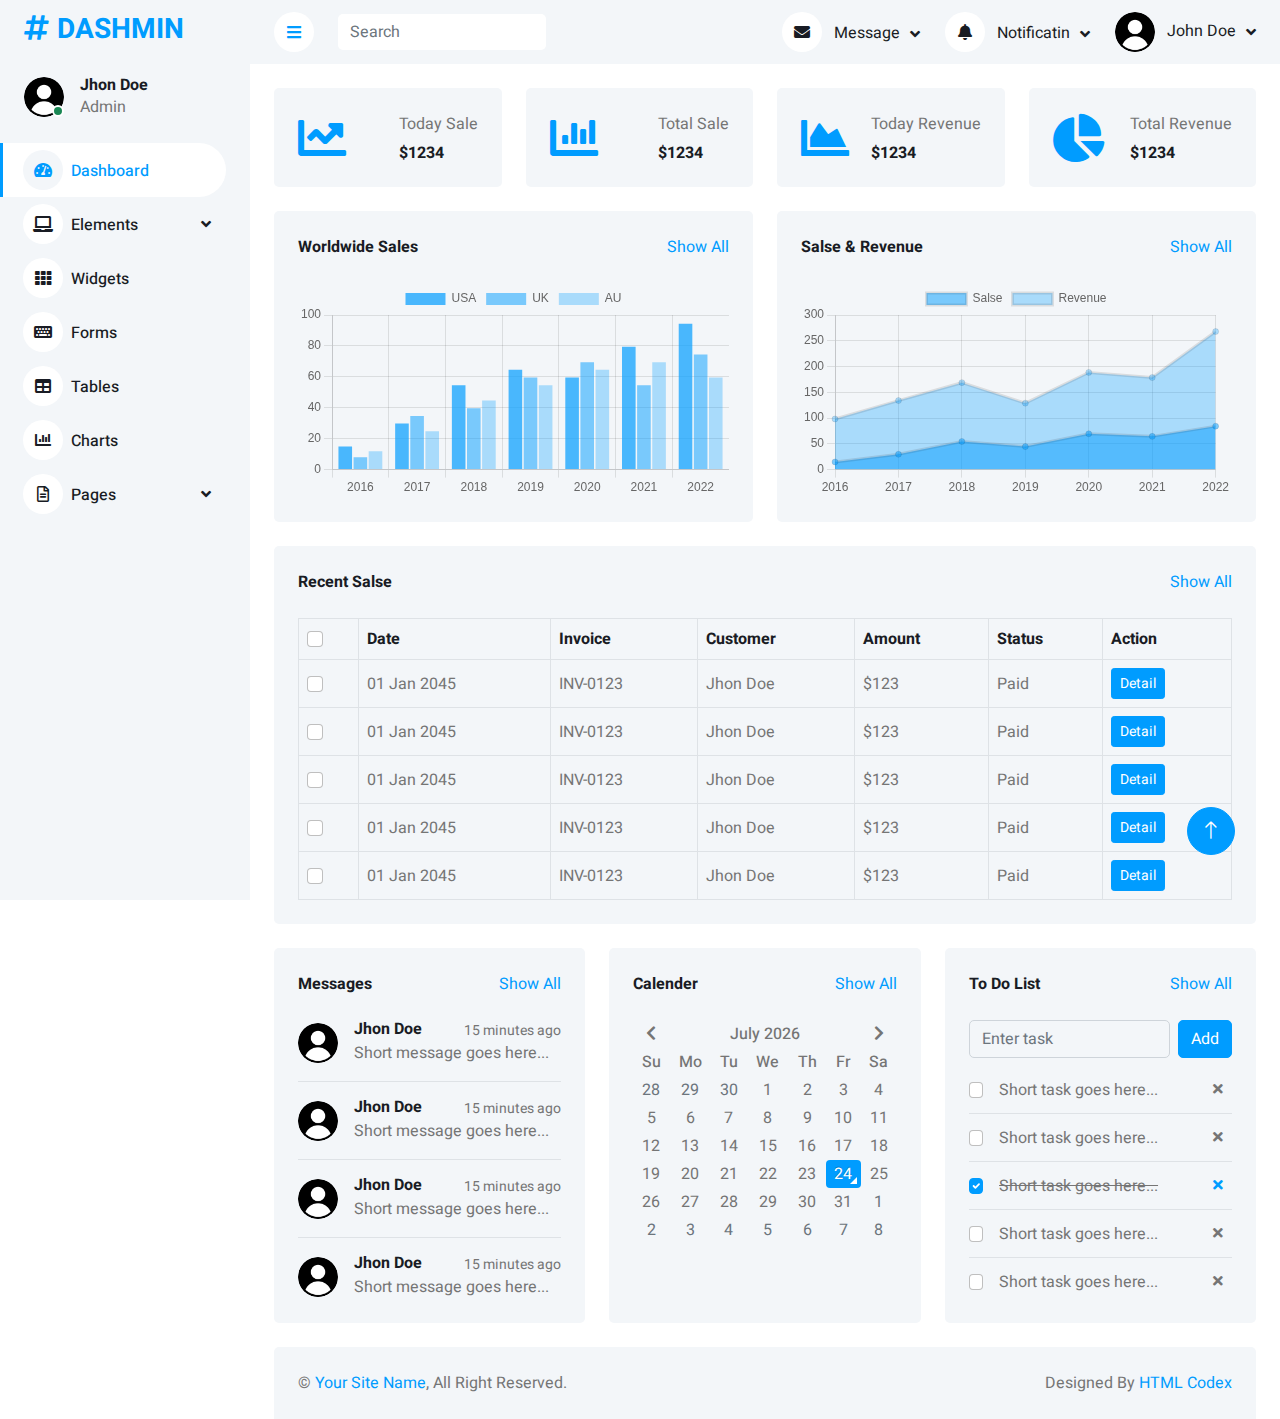
<file: workspace/index.html>
<!DOCTYPE html>
<html lang="en">

<head>
    <meta charset="utf-8">
    <title>Dashboard</title>
    <meta content="width=device-width, initial-scale=1.0" name="viewport">
    <meta content="" name="keywords">
    <meta content="" name="description">

    <!-- Favicon -->
    <link href="img/favicon.ico" rel="icon">

    <!-- Google Web Fonts -->
    <link rel="preconnect" href="https://fonts.googleapis.com">
    <link rel="preconnect" href="https://fonts.gstatic.com" crossorigin>
    <link href="https://fonts.googleapis.com/css2?family=Heebo:wght@400;500;600;700&display=swap" rel="stylesheet">
    
    <!-- Icon Font Stylesheet -->
    <link href="https://cdnjs.cloudflare.com/ajax/libs/font-awesome/5.10.0/css/all.min.css" rel="stylesheet">
    <link href="https://cdn.jsdelivr.net/npm/bootstrap-icons@1.4.1/font/bootstrap-icons.css" rel="stylesheet">

    <!-- Libraries Stylesheet -->
    <link href="lib/owlcarousel/assets/owl.carousel.min.css" rel="stylesheet">
    <link href="lib/tempusdominus/css/tempusdominus-bootstrap-4.min.css" rel="stylesheet" />

    <!-- Customized Bootstrap Stylesheet -->
    <link href="css/bootstrap.min.css" rel="stylesheet">

    <!-- Template Stylesheet -->
    <link href="css/style.css" rel="stylesheet">
</head>

<body>
    <div class="container-fluid position-relative bg-white d-flex p-0">
        <!-- Spinner Start -->
        <div id="spinner" class="show bg-white position-fixed translate-middle w-100 vh-100 top-50 start-50 d-flex align-items-center justify-content-center">
            <div class="spinner-border text-primary" style="width: 3rem; height: 3rem;" role="status">
                <span class="sr-only">Loading...</span>
            </div>
        </div>
        <!-- Spinner End -->


        <!-- Sidebar Start -->
        <div class="sidebar pe-4 pb-3">
            <nav class="navbar bg-light navbar-light">
                <a href="index.html" class="navbar-brand mx-4 mb-3">
                    <h3 class="text-primary"><i class="fa fa-hashtag me-2"></i>DASHMIN</h3>
                </a>
                <div class="d-flex align-items-center ms-4 mb-4">
                    <div class="position-relative">
                        <img class="rounded-circle" src="img/user.jpg" alt="" style="width: 40px; height: 40px;">
                        <div class="bg-success rounded-circle border border-2 border-white position-absolute end-0 bottom-0 p-1"></div>
                    </div>
                    <div class="ms-3">
                        <h6 class="mb-0">Jhon Doe</h6>
                        <span>Admin</span>
                    </div>
                </div>
                <div class="navbar-nav w-100">
                    <a href="index.html" class="nav-item nav-link active"><i class="fa fa-tachometer-alt me-2"></i>Dashboard</a>
                    <div class="nav-item dropdown">
                        <a href="#" class="nav-link dropdown-toggle" data-bs-toggle="dropdown"><i class="fa fa-laptop me-2"></i>Elements</a>
                        <div class="dropdown-menu bg-transparent border-0">
                            <a href="button.html" class="dropdown-item">Buttons</a>
                            <a href="typography.html" class="dropdown-item">Typography</a>
                            <a href="element.html" class="dropdown-item">Other Elements</a>
                        </div>
                    </div>
                    <a href="widget.html" class="nav-item nav-link"><i class="fa fa-th me-2"></i>Widgets</a>
                    <a href="form.html" class="nav-item nav-link"><i class="fa fa-keyboard me-2"></i>Forms</a>
                    <a href="table.html" class="nav-item nav-link"><i class="fa fa-table me-2"></i>Tables</a>
                    <a href="chart.html" class="nav-item nav-link"><i class="fa fa-chart-bar me-2"></i>Charts</a>
                    <div class="nav-item dropdown">
                        <a href="#" class="nav-link dropdown-toggle" data-bs-toggle="dropdown"><i class="far fa-file-alt me-2"></i>Pages</a>
                        <div class="dropdown-menu bg-transparent border-0">
                            <a href="signin.html" class="dropdown-item">Sign In</a>
                            <a href="signup.html" class="dropdown-item">Sign Up</a>
                            <a href="404.html" class="dropdown-item">404 Error</a>
                            <a href="blank.html" class="dropdown-item">Blank Page</a>
                        </div>
                    </div>
                </div>
            </nav>
        </div>
        <!-- Sidebar End -->


        <!-- Content Start -->
        <div class="content">
            <!-- Navbar Start -->
            <nav class="navbar navbar-expand bg-light navbar-light sticky-top px-4 py-0">
                <a href="index.html" class="navbar-brand d-flex d-lg-none me-4">
                    <h2 class="text-primary mb-0"><i class="fa fa-hashtag"></i></h2>
                </a>
                <a href="#" class="sidebar-toggler flex-shrink-0">
                    <i class="fa fa-bars"></i>
                </a>
                <form class="d-none d-md-flex ms-4">
                    <input class="form-control border-0" type="search" placeholder="Search">
                </form>
                <div class="navbar-nav align-items-center ms-auto">
                    <div class="nav-item dropdown">
                        <a href="#" class="nav-link dropdown-toggle" data-bs-toggle="dropdown">
                            <i class="fa fa-envelope me-lg-2"></i>
                            <span class="d-none d-lg-inline-flex">Message</span>
                        </a>
                        <div class="dropdown-menu dropdown-menu-end bg-light border-0 rounded-0 rounded-bottom m-0">
                            <a href="#" class="dropdown-item">
                                <div class="d-flex align-items-center">
                                    <img class="rounded-circle" src="img/user.jpg" alt="" style="width: 40px; height: 40px;">
                                    <div class="ms-2">
                                        <h6 class="fw-normal mb-0">Jhon send you a message</h6>
                                        <small>15 minutes ago</small>
                                    </div>
                                </div>
                            </a>
                            <hr class="dropdown-divider">
                            <a href="#" class="dropdown-item">
                                <div class="d-flex align-items-center">
                                    <img class="rounded-circle" src="img/user.jpg" alt="" style="width: 40px; height: 40px;">
                                    <div class="ms-2">
                                        <h6 class="fw-normal mb-0">Jhon send you a message</h6>
                                        <small>15 minutes ago</small>
                                    </div>
                                </div>
                            </a>
                            <hr class="dropdown-divider">
                            <a href="#" class="dropdown-item">
                                <div class="d-flex align-items-center">
                                    <img class="rounded-circle" src="img/user.jpg" alt="" style="width: 40px; height: 40px;">
                                    <div class="ms-2">
                                        <h6 class="fw-normal mb-0">Jhon send you a message</h6>
                                        <small>15 minutes ago</small>
                                    </div>
                                </div>
                            </a>
                            <hr class="dropdown-divider">
                            <a href="#" class="dropdown-item text-center">See all message</a>
                        </div>
                    </div>
                    <div class="nav-item dropdown">
                        <a href="#" class="nav-link dropdown-toggle" data-bs-toggle="dropdown">
                            <i class="fa fa-bell me-lg-2"></i>
                            <span class="d-none d-lg-inline-flex">Notificatin</span>
                        </a>
                        <div class="dropdown-menu dropdown-menu-end bg-light border-0 rounded-0 rounded-bottom m-0">
                            <a href="#" class="dropdown-item">
                                <h6 class="fw-normal mb-0">Profile updated</h6>
                                <small>15 minutes ago</small>
                            </a>
                            <hr class="dropdown-divider">
                            <a href="#" class="dropdown-item">
                                <h6 class="fw-normal mb-0">New user added</h6>
                                <small>15 minutes ago</small>
                            </a>
                            <hr class="dropdown-divider">
                            <a href="#" class="dropdown-item">
                                <h6 class="fw-normal mb-0">Password changed</h6>
                                <small>15 minutes ago</small>
                            </a>
                            <hr class="dropdown-divider">
                            <a href="#" class="dropdown-item text-center">See all notifications</a>
                        </div>
                    </div>
                    <div class="nav-item dropdown">
                        <a href="#" class="nav-link dropdown-toggle" data-bs-toggle="dropdown">
                            <img class="rounded-circle me-lg-2" src="img/user.jpg" alt="" style="width: 40px; height: 40px;">
                            <span class="d-none d-lg-inline-flex">John Doe</span>
                        </a>
                        <div class="dropdown-menu dropdown-menu-end bg-light border-0 rounded-0 rounded-bottom m-0">
                            <a href="#" class="dropdown-item">My Profile</a>
                            <a href="#" class="dropdown-item">Settings</a>
                            <a href="#" class="dropdown-item">Log Out</a>
                        </div>
                    </div>
                </div>
            </nav>
            <!-- Navbar End -->


            <!-- Sale & Revenue Start -->
            <div class="container-fluid pt-4 px-4">
                <div class="row g-4">
                    <div class="col-sm-6 col-xl-3">
                        <div class="bg-light rounded d-flex align-items-center justify-content-between p-4">
                            <i class="fa fa-chart-line fa-3x text-primary"></i>
                            <div class="ms-3">
                                <p class="mb-2">Today Sale</p>
                                <h6 class="mb-0">$1234</h6>
                            </div>
                        </div>
                    </div>
                    <div class="col-sm-6 col-xl-3">
                        <div class="bg-light rounded d-flex align-items-center justify-content-between p-4">
                            <i class="fa fa-chart-bar fa-3x text-primary"></i>
                            <div class="ms-3">
                                <p class="mb-2">Total Sale</p>
                                <h6 class="mb-0">$1234</h6>
                            </div>
                        </div>
                    </div>
                    <div class="col-sm-6 col-xl-3">
                        <div class="bg-light rounded d-flex align-items-center justify-content-between p-4">
                            <i class="fa fa-chart-area fa-3x text-primary"></i>
                            <div class="ms-3">
                                <p class="mb-2">Today Revenue</p>
                                <h6 class="mb-0">$1234</h6>
                            </div>
                        </div>
                    </div>
                    <div class="col-sm-6 col-xl-3">
                        <div class="bg-light rounded d-flex align-items-center justify-content-between p-4">
                            <i class="fa fa-chart-pie fa-3x text-primary"></i>
                            <div class="ms-3">
                                <p class="mb-2">Total Revenue</p>
                                <h6 class="mb-0">$1234</h6>
                            </div>
                        </div>
                    </div>
                </div>
            </div>
            <!-- Sale & Revenue End -->


            <!-- Sales Chart Start -->
            <div class="container-fluid pt-4 px-4">
                <div class="row g-4">
                    <div class="col-sm-12 col-xl-6">
                        <div class="bg-light text-center rounded p-4">
                            <div class="d-flex align-items-center justify-content-between mb-4">
                                <h6 class="mb-0">Worldwide Sales</h6>
                                <a href="">Show All</a>
                            </div>
                            <canvas id="worldwide-sales"></canvas>
                        </div>
                    </div>
                    <div class="col-sm-12 col-xl-6">
                        <div class="bg-light text-center rounded p-4">
                            <div class="d-flex align-items-center justify-content-between mb-4">
                                <h6 class="mb-0">Salse & Revenue</h6>
                                <a href="">Show All</a>
                            </div>
                            <canvas id="salse-revenue"></canvas>
                        </div>
                    </div>
                </div>
            </div>
            <!-- Sales Chart End -->


            <!-- Recent Sales Start -->
            <div class="container-fluid pt-4 px-4">
                <div class="bg-light text-center rounded p-4">
                    <div class="d-flex align-items-center justify-content-between mb-4">
                        <h6 class="mb-0">Recent Salse</h6>
                        <a href="">Show All</a>
                    </div>
                    <div class="table-responsive">
                        <table class="table text-start align-middle table-bordered table-hover mb-0">
                            <thead>
                                <tr class="text-dark">
                                    <th scope="col"><input class="form-check-input" type="checkbox"></th>
                                    <th scope="col">Date</th>
                                    <th scope="col">Invoice</th>
                                    <th scope="col">Customer</th>
                                    <th scope="col">Amount</th>
                                    <th scope="col">Status</th>
                                    <th scope="col">Action</th>
                                </tr>
                            </thead>
                            <tbody>
                                <tr>
                                    <td><input class="form-check-input" type="checkbox"></td>
                                    <td>01 Jan 2045</td>
                                    <td>INV-0123</td>
                                    <td>Jhon Doe</td>
                                    <td>$123</td>
                                    <td>Paid</td>
                                    <td><a class="btn btn-sm btn-primary" href="">Detail</a></td>
                                </tr>
                                <tr>
                                    <td><input class="form-check-input" type="checkbox"></td>
                                    <td>01 Jan 2045</td>
                                    <td>INV-0123</td>
                                    <td>Jhon Doe</td>
                                    <td>$123</td>
                                    <td>Paid</td>
                                    <td><a class="btn btn-sm btn-primary" href="">Detail</a></td>
                                </tr>
                                <tr>
                                    <td><input class="form-check-input" type="checkbox"></td>
                                    <td>01 Jan 2045</td>
                                    <td>INV-0123</td>
                                    <td>Jhon Doe</td>
                                    <td>$123</td>
                                    <td>Paid</td>
                                    <td><a class="btn btn-sm btn-primary" href="">Detail</a></td>
                                </tr>
                                <tr>
                                    <td><input class="form-check-input" type="checkbox"></td>
                                    <td>01 Jan 2045</td>
                                    <td>INV-0123</td>
                                    <td>Jhon Doe</td>
                                    <td>$123</td>
                                    <td>Paid</td>
                                    <td><a class="btn btn-sm btn-primary" href="">Detail</a></td>
                                </tr>
                                <tr>
                                    <td><input class="form-check-input" type="checkbox"></td>
                                    <td>01 Jan 2045</td>
                                    <td>INV-0123</td>
                                    <td>Jhon Doe</td>
                                    <td>$123</td>
                                    <td>Paid</td>
                                    <td><a class="btn btn-sm btn-primary" href="">Detail</a></td>
                                </tr>
                            </tbody>
                        </table>
                    </div>
                </div>
            </div>
            <!-- Recent Sales End -->


            <!-- Widgets Start -->
            <div class="container-fluid pt-4 px-4">
                <div class="row g-4">
                    <div class="col-sm-12 col-md-6 col-xl-4">
                        <div class="h-100 bg-light rounded p-4">
                            <div class="d-flex align-items-center justify-content-between mb-2">
                                <h6 class="mb-0">Messages</h6>
                                <a href="">Show All</a>
                            </div>
                            <div class="d-flex align-items-center border-bottom py-3">
                                <img class="rounded-circle flex-shrink-0" src="img/user.jpg" alt="" style="width: 40px; height: 40px;">
                                <div class="w-100 ms-3">
                                    <div class="d-flex w-100 justify-content-between">
                                        <h6 class="mb-0">Jhon Doe</h6>
                                        <small>15 minutes ago</small>
                                    </div>
                                    <span>Short message goes here...</span>
                                </div>
                            </div>
                            <div class="d-flex align-items-center border-bottom py-3">
                                <img class="rounded-circle flex-shrink-0" src="img/user.jpg" alt="" style="width: 40px; height: 40px;">
                                <div class="w-100 ms-3">
                                    <div class="d-flex w-100 justify-content-between">
                                        <h6 class="mb-0">Jhon Doe</h6>
                                        <small>15 minutes ago</small>
                                    </div>
                                    <span>Short message goes here...</span>
                                </div>
                            </div>
                            <div class="d-flex align-items-center border-bottom py-3">
                                <img class="rounded-circle flex-shrink-0" src="img/user.jpg" alt="" style="width: 40px; height: 40px;">
                                <div class="w-100 ms-3">
                                    <div class="d-flex w-100 justify-content-between">
                                        <h6 class="mb-0">Jhon Doe</h6>
                                        <small>15 minutes ago</small>
                                    </div>
                                    <span>Short message goes here...</span>
                                </div>
                            </div>
                            <div class="d-flex align-items-center pt-3">
                                <img class="rounded-circle flex-shrink-0" src="img/user.jpg" alt="" style="width: 40px; height: 40px;">
                                <div class="w-100 ms-3">
                                    <div class="d-flex w-100 justify-content-between">
                                        <h6 class="mb-0">Jhon Doe</h6>
                                        <small>15 minutes ago</small>
                                    </div>
                                    <span>Short message goes here...</span>
                                </div>
                            </div>
                        </div>
                    </div>
                    <div class="col-sm-12 col-md-6 col-xl-4">
                        <div class="h-100 bg-light rounded p-4">
                            <div class="d-flex align-items-center justify-content-between mb-4">
                                <h6 class="mb-0">Calender</h6>
                                <a href="">Show All</a>
                            </div>
                            <div id="calender"></div>
                        </div>
                    </div>
                    <div class="col-sm-12 col-md-6 col-xl-4">
                        <div class="h-100 bg-light rounded p-4">
                            <div class="d-flex align-items-center justify-content-between mb-4">
                                <h6 class="mb-0">To Do List</h6>
                                <a href="">Show All</a>
                            </div>
                            <div class="d-flex mb-2">
                                <input class="form-control bg-transparent" type="text" placeholder="Enter task">
                                <button type="button" class="btn btn-primary ms-2">Add</button>
                            </div>
                            <div class="d-flex align-items-center border-bottom py-2">
                                <input class="form-check-input m-0" type="checkbox">
                                <div class="w-100 ms-3">
                                    <div class="d-flex w-100 align-items-center justify-content-between">
                                        <span>Short task goes here...</span>
                                        <button class="btn btn-sm"><i class="fa fa-times"></i></button>
                                    </div>
                                </div>
                            </div>
                            <div class="d-flex align-items-center border-bottom py-2">
                                <input class="form-check-input m-0" type="checkbox">
                                <div class="w-100 ms-3">
                                    <div class="d-flex w-100 align-items-center justify-content-between">
                                        <span>Short task goes here...</span>
                                        <button class="btn btn-sm"><i class="fa fa-times"></i></button>
                                    </div>
                                </div>
                            </div>
                            <div class="d-flex align-items-center border-bottom py-2">
                                <input class="form-check-input m-0" type="checkbox" checked>
                                <div class="w-100 ms-3">
                                    <div class="d-flex w-100 align-items-center justify-content-between">
                                        <span><del>Short task goes here...</del></span>
                                        <button class="btn btn-sm text-primary"><i class="fa fa-times"></i></button>
                                    </div>
                                </div>
                            </div>
                            <div class="d-flex align-items-center border-bottom py-2">
                                <input class="form-check-input m-0" type="checkbox">
                                <div class="w-100 ms-3">
                                    <div class="d-flex w-100 align-items-center justify-content-between">
                                        <span>Short task goes here...</span>
                                        <button class="btn btn-sm"><i class="fa fa-times"></i></button>
                                    </div>
                                </div>
                            </div>
                            <div class="d-flex align-items-center pt-2">
                                <input class="form-check-input m-0" type="checkbox">
                                <div class="w-100 ms-3">
                                    <div class="d-flex w-100 align-items-center justify-content-between">
                                        <span>Short task goes here...</span>
                                        <button class="btn btn-sm"><i class="fa fa-times"></i></button>
                                    </div>
                                </div>
                            </div>
                        </div>
                    </div>
                </div>
            </div>
            <!-- Widgets End -->


            <!-- Footer Start -->
            <div class="container-fluid pt-4 px-4">
                <div class="bg-light rounded-top p-4">
                    <div class="row">
                        <div class="col-12 col-sm-6 text-center text-sm-start">
                            &copy; <a href="#">Your Site Name</a>, All Right Reserved. 
                        </div>
                        <div class="col-12 col-sm-6 text-center text-sm-end">
                            <!--/*** This template is free as long as you keep the footer author’s credit link/attribution link/backlink. If you'd like to use the template without the footer author’s credit link/attribution link/backlink, you can purchase the Credit Removal License from "https://htmlcodex.com/credit-removal". Thank you for your support. ***/-->
                            Designed By <a href="https://htmlcodex.com">HTML Codex</a>
                        </div>
                    </div>
                </div>
            </div>
            <!-- Footer End -->
        </div>
        <!-- Content End -->


        <!-- Back to Top -->
        <a href="#" class="btn btn-lg btn-primary btn-lg-square back-to-top"><i class="bi bi-arrow-up"></i></a>
    </div>

    <!-- JavaScript Libraries -->
    <script src="https://code.jquery.com/jquery-3.4.1.min.js"></script>
    <script src="https://cdn.jsdelivr.net/npm/bootstrap@5.0.0/dist/js/bootstrap.bundle.min.js"></script>
    <script src="lib/chart/chart.min.js"></script>
    <script src="lib/easing/easing.min.js"></script>
    <script src="lib/waypoints/waypoints.min.js"></script>
    <script src="lib/owlcarousel/owl.carousel.min.js"></script>
    <script src="lib/tempusdominus/js/moment.min.js"></script>
    <script src="lib/tempusdominus/js/moment-timezone.min.js"></script>
    <script src="lib/tempusdominus/js/tempusdominus-bootstrap-4.min.js"></script>

    <!-- Template Javascript -->
    <script src="js/main.js"></script>
</body>

</html>
</file>
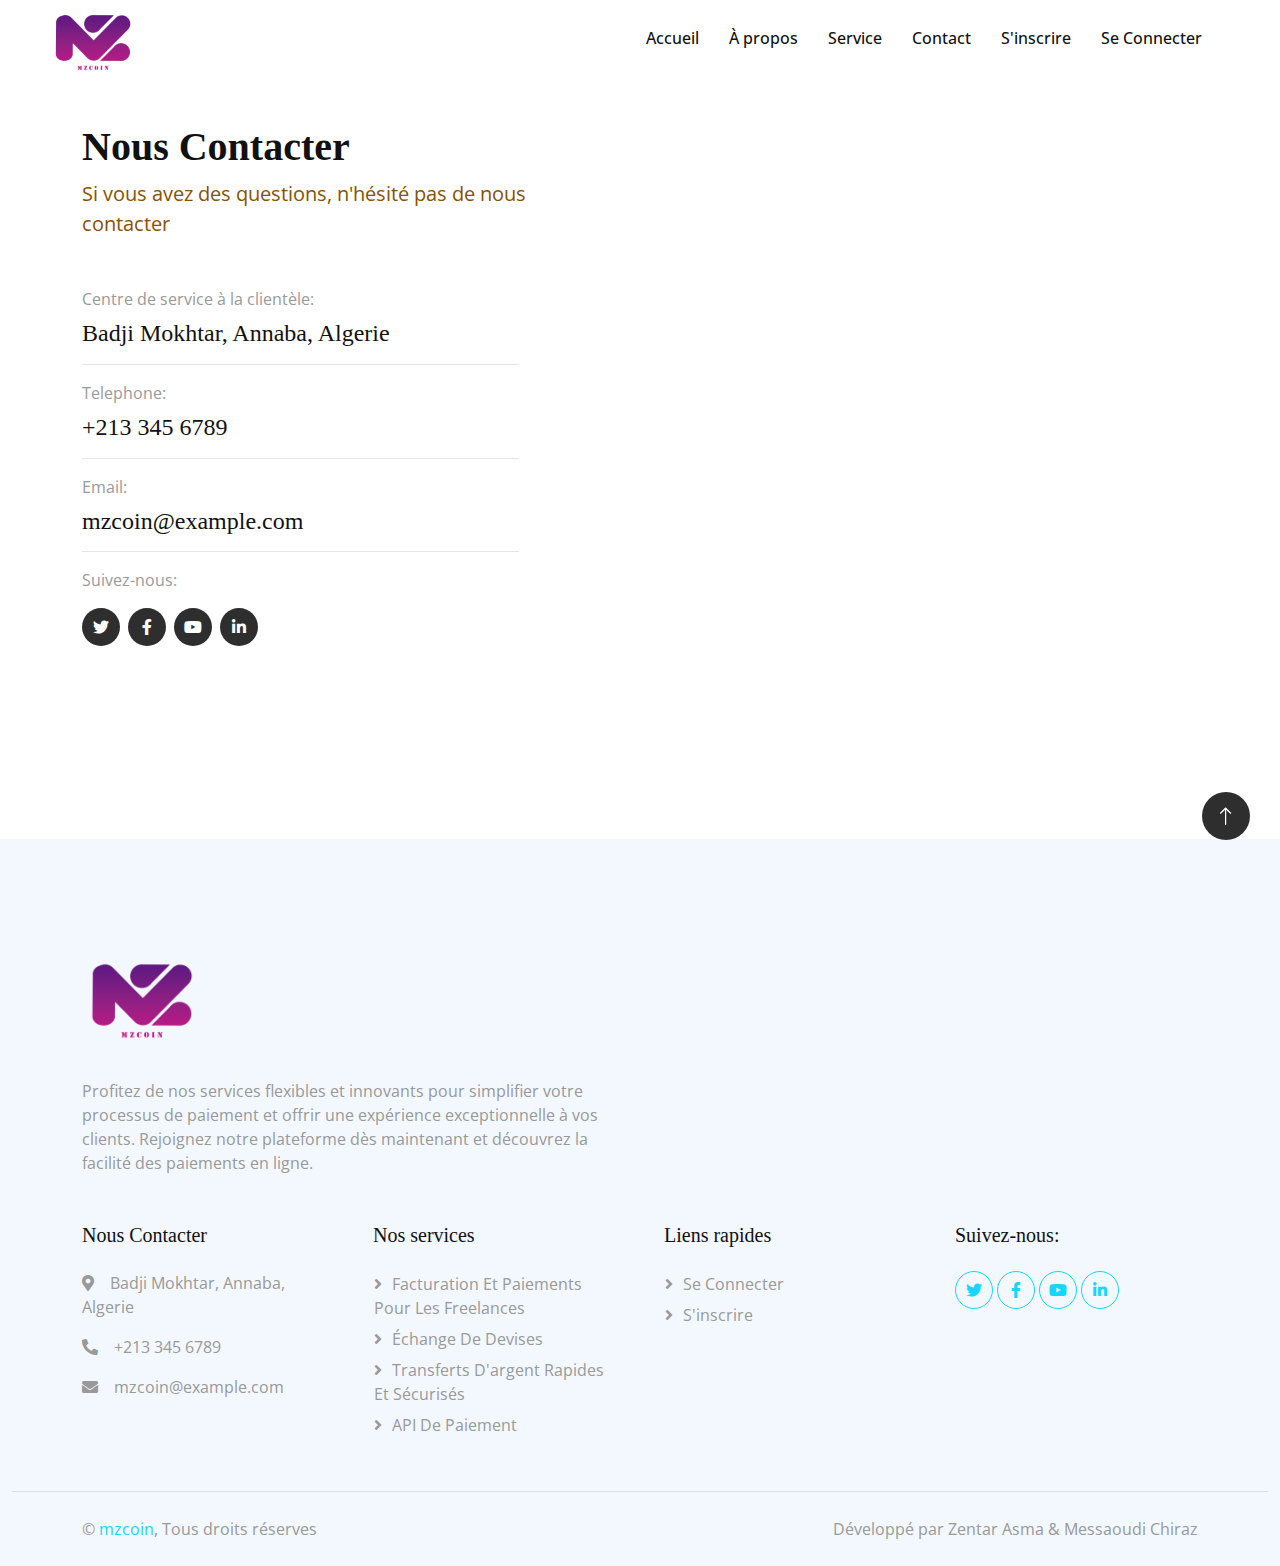
<file: contact.html>
<!DOCTYPE html>
<html lang="en">

<head>
    <meta charset="utf-8">
    <title>macoin</title>
    <meta content="width=device-width, initial-scale=1.0" name="viewport">
    <meta content="" name="keywords">
    <meta content="" name="description">

    <!-- Favicon -->
    <link href="img/favicon.ico" rel="icon">

    <!-- Google Web Fonts -->
    <link rel="preconnect" href="https://fonts.googleapis.com">
    <link rel="preconnect" href="https://fonts.gstatic.com" crossorigin>
    <link href="https://fonts.googleapis.com/css2?family=Open+Sans:wght@400;500&family=Roboto:wght@500;700&display=swap"
        rel="stylesheet">

    <!-- Icon Font Stylesheet -->
    <link href="https://cdnjs.cloudflare.com/ajax/libs/font-awesome/5.10.0/css/all.min.css" rel="stylesheet">
    <link href="https://cdn.jsdelivr.net/npm/bootstrap-icons@1.4.1/font/bootstrap-icons.css" rel="stylesheet">

    <!-- Libraries Stylesheet -->
    <link href="lib/animate/animate.min.css" rel="stylesheet">
    <link href="lib/owlcarousel/assets/owl.carousel.min.css" rel="stylesheet">

    <!-- Customized Bootstrap Stylesheet -->
    <link href="css/bootstrap.min.css" rel="stylesheet">

    <!-- Template Stylesheet -->
    <link href="css/style.css" rel="stylesheet">
</head>

<body>
    <!-- Spinner Start -->
    <div id="spinner"
        class="show bg-white position-fixed translate-middle w-100 vh-100 top-50 start-50 d-flex align-items-center justify-content-center">
        <div class="spinner-grow text-primary" role="status"></div>
    </div>
    <!-- Spinner End -->


    <!-- Navbar Start -->
    <nav id="navbar" class="navbar navbar-expand-lg bg-white navbar-light sticky-top p-0 px-4 px-lg-5">
    </nav>
    <!-- Navbar End -->

    <!-- Contact Start -->
    <div class="container-xxl py-5">
        <div class="container">
            <div class="row g-5 mb-5 wow fadeInUp" data-wow-delay="0.1s">
                <div class="col-lg-6">
                    <h1 class="display-6">Nous Contacter</h1>
                    <p class="text-primary fs-5 mb-0">Si vous avez des questions, n'hésité pas de nous contacter </p>
                </div>
            </div>
            <div class="row g-5">
                <div class="col-lg-5 col-md-6 wow fadeInUp" data-wow-delay="0.1s">
                    <p class="mb-2">Centre de service à la clientèle:</p>
                    <h4>Badji Mokhtar, Annaba, Algerie</h4>
                    <hr class="w-100">
                    <p class="mb-2">Telephone:</p>
                    <h4>+213 345 6789</h4>
                    <hr class="w-100">
                    <p class="mb-2">Email:</p>
                    <h4>mzcoin@example.com</h4>
                    <hr class="w-100">
                    <p class="mb-2">Suivez-nous:</p>
                    <div class="d-flex pt-2">
                        <a class="btn btn-square btn-primary rounded-circle me-2" href=""><i
                                class="fab fa-twitter"></i></a>
                        <a class="btn btn-square btn-primary rounded-circle me-2" href=""><i
                                class="fab fa-facebook-f"></i></a>
                        <a class="btn btn-square btn-primary rounded-circle me-2" href=""><i
                                class="fab fa-youtube"></i></a>
                        <a class="btn btn-square btn-primary rounded-circle me-2" href=""><i
                                class="fab fa-linkedin-in"></i></a>
                    </div>
                </div>
                <div class="col-lg-5 col-md-6 wow fadeInUp" data-wow-delay="0.3s">
                    <iframe
                        src="https://www.google.com/maps/embed?pb=!1m18!1m12!1m3!1d1595.941420852419!2d7.716341774360376!3d36.86922304583828!2m3!1f0!2f0!3f0!3m2!1i1024!2i768!4f13.1!3m3!1m2!1s0x12f008a22c23ea3f%3A0x19e77d020fad81a3!2sUniversit%C3%A9%20Badji%20Mokhtar%20Annaba%20(P%C3%B4le%20Universitaire%20Sidi%20Achour)!5e0!3m2!1sfr!2sdz!4v1685314637519!5m2!1sfr!2sdz"
                        width="700 " height="450" style="border:0;" allowfullscreen="" loading="lazy"
                        referrerpolicy="no-referrer-when-downgrade"></iframe>
                </div>
            </div>
        </div>
    </div>
    <!-- Contact End -->

    <!-- Footer Start -->
    <div id="footer" class="container-fluid bg-light footer mt-5 pt-5 wow fadeIn" data-wow-delay="0.1s">

    </div>
    <!-- Footer End -->


    <!-- Back to Top -->
    <a href="#" class="btn btn-lg btn-primary btn-lg-square rounded-circle back-to-top"><i
            class="bi bi-arrow-up"></i></a>


    <!-- JavaScript Libraries -->
    <script src="https://code.jquery.com/jquery-3.4.1.min.js"></script>
    <script src="https://cdn.jsdelivr.net/npm/bootstrap@5.0.0/dist/js/bootstrap.bundle.min.js"></script>
    <script src="lib/wow/wow.min.js"></script>
    <script src="lib/easing/easing.min.js"></script>
    <script src="lib/waypoints/waypoints.min.js"></script>
    <script src="lib/owlcarousel/owl.carousel.min.js"></script>
    <script src="lib/counterup/counterup.min.js"></script>

    <!-- Template Javascript -->
    <script src="js/main.js"></script>
    <script src="js/global.js"></script>

</body>

</html>
</file>
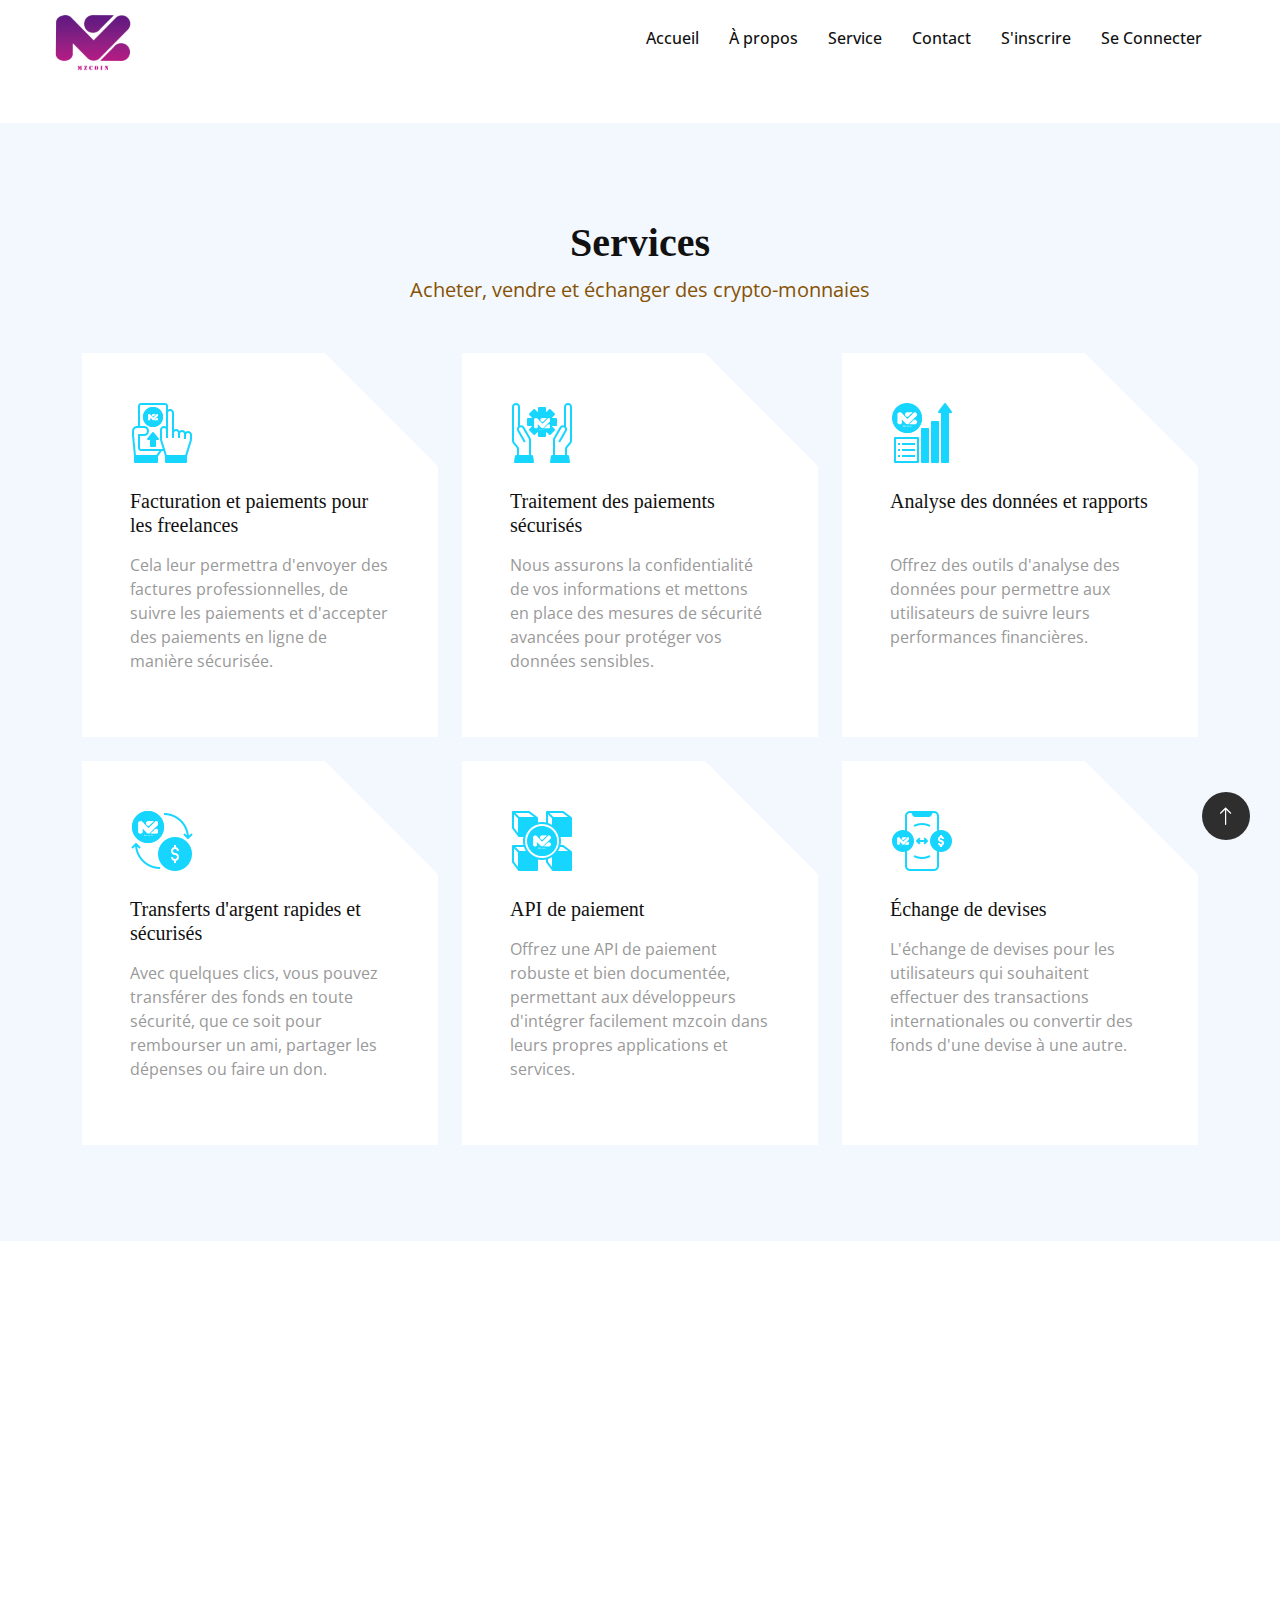
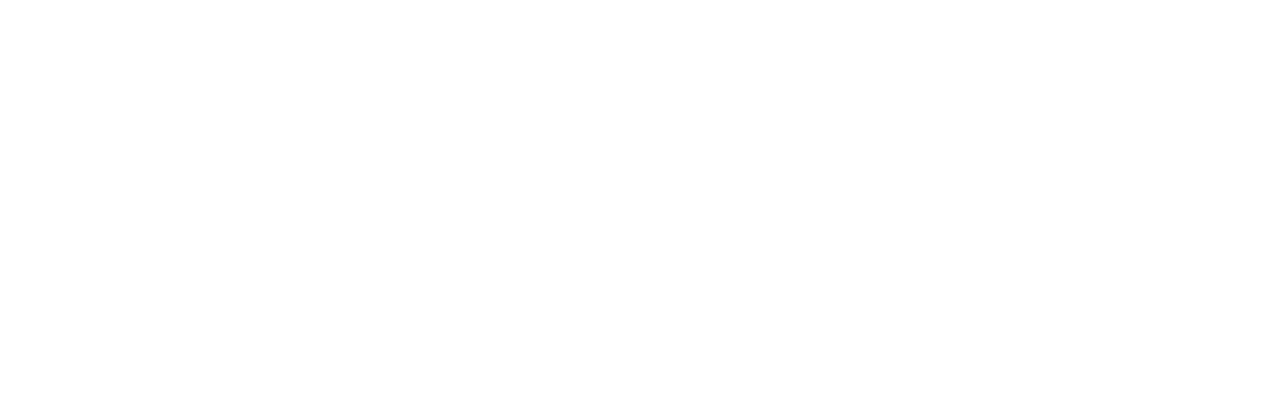
<file: service.html>
<!DOCTYPE html>
<html lang="en">

<head>
    <meta charset="utf-8">
    <title>mzcoin</title>
    <meta content="width=device-width, initial-scale=1.0" name="viewport">
    <meta content="" name="keywords">
    <meta content="" name="description">

    <!-- Favicon -->
    <link href="img/favicon.ico" rel="icon">

    <!-- Google Web Fonts -->
    <link rel="preconnect" href="https://fonts.googleapis.com">
    <link rel="preconnect" href="https://fonts.gstatic.com" crossorigin>
    <link href="https://fonts.googleapis.com/css2?family=Open+Sans:wght@400;500&family=Roboto:wght@500;700&display=swap" rel="stylesheet">  

    <!-- Icon Font Stylesheet -->
    <link href="https://cdnjs.cloudflare.com/ajax/libs/font-awesome/5.10.0/css/all.min.css" rel="stylesheet">
    <link href="https://cdn.jsdelivr.net/npm/bootstrap-icons@1.4.1/font/bootstrap-icons.css" rel="stylesheet">

    <!-- Libraries Stylesheet -->
    <link href="lib/animate/animate.min.css" rel="stylesheet">
    <link href="lib/owlcarousel/assets/owl.carousel.min.css" rel="stylesheet">

    <!-- Customized Bootstrap Stylesheet -->
    <link href="css/bootstrap.min.css" rel="stylesheet">

    <!-- Template Stylesheet -->
    <link href="css/style.css" rel="stylesheet">
</head>

<body>
    <!-- Spinner Start -->
    <div id="spinner" class="show bg-white position-fixed translate-middle w-100 vh-100 top-50 start-50 d-flex align-items-center justify-content-center">
        <div class="spinner-grow text-primary" role="status"></div>
    </div>
    <!-- Spinner End -->


    <!-- Navbar Start -->
    <nav id="navbar" class="navbar navbar-expand-lg bg-white navbar-light sticky-top p-0 px-4 px-lg-5">
                   
    </nav>
    <!-- Navbar End -->


        <!-- Service Start -->
        <div class="container-xxl bg-light py-5 my-5">
            <div class="container py-5">
                <div class="text-center mx-auto wow fadeInUp" data-wow-delay="0.1s" style="max-width: 500px;">
                    <h1 class="display-6">Services</h1>
                    <p class="text-primary fs-5 mb-5">Acheter, vendre et échanger des crypto-monnaies</p>
                </div>
                <div class="row g-4">
                    <div class="col-lg-4 col-md-6 wow fadeInUp" data-wow-delay="0.1s">
                        <div class="service-item bg-white p-5">
                            <img class="img-fluid mb-4" src="img/icon-7.png" alt="">
                            <h5 class="mb-3">Facturation et paiements pour les freelances</h5>
                            <p> Cela leur permettra d'envoyer des factures professionnelles, de suivre les paiements et
                                d'accepter des paiements en ligne de manière sécurisée.</p>
                        </div>
                    </div>
                    <div class="col-lg-4 col-md-6 wow fadeInUp" data-wow-delay="0.3s">
                        <div class="service-item bg-white p-5">
                            <img class="img-fluid mb-4" src="img/icon-3.png" alt="">
                            <h5 class="mb-3">Traitement des paiements sécurisés</h5>
                            <p>Nous assurons la confidentialité de vos informations et mettons en place des mesures de
                                sécurité avancées pour protéger vos données sensibles.</p>
                        </div>
                    </div>
                    <div class="col-lg-4 col-md-6 wow fadeInUp" data-wow-delay="0.5s">
                        <div class="service-item bg-white p-5">
                            <img class="img-fluid mb-4" src="img/icon-9.png" alt="">
                            <h5 class="mb-3">Analyse des données et rapports</h5>
                            <p><br> Offrez des outils d'analyse des données pour permettre aux utilisateurs de suivre leurs
                                performances financières. <br><br></p>
                        </div>
                    </div>
                    <div class="col-lg-4 col-md-6 wow fadeInUp" data-wow-delay="0.1s">
                        <div class="service-item bg-white p-5">
                            <img class="img-fluid mb-4" src="img/icon-5.png" alt="">
                            <h5 class="mb-3">Transferts d'argent rapides et sécurisés</h5>
                            <p>Avec quelques clics, vous pouvez transférer des fonds en toute sécurité, que ce soit pour
                                rembourser un ami, partager les dépenses ou faire un don.</p>
                        </div>
                    </div>
                    <div class="col-lg-4 col-md-6 wow fadeInUp" data-wow-delay="0.3s">
                        <div class="service-item bg-white p-5">
                            <img class="img-fluid mb-4" src="img/icon-2.png" alt="">
                            <h5 class="mb-3">API de paiement </h5>
                            <p>Offrez une API de paiement robuste et bien documentée, permettant aux développeurs d'intégrer
                                facilement mzcoin dans leurs propres applications et services.</p>
                        </div>
                    </div>
                    <div class="col-lg-4 col-md-6 wow fadeInUp" data-wow-delay="0.5s">
                        <div class="service-item bg-white p-5">
                            <img class="img-fluid mb-4" src="img/icon-8.png" alt="">
                            <h5 class="mb-3">Échange de devises</h5>
                            <p>L'échange de devises pour les utilisateurs qui souhaitent effectuer des transactions
                                internationales ou convertir des fonds d'une devise à une autre. <br><br></p>
                        </div>
                    </div>
                </div>
            </div>
        </div>
    <!-- Service End -->


    <!-- Footer Start -->
    <div id="footer" class="container-fluid bg-light footer mt-5 pt-5 wow fadeIn" data-wow-delay="0.1s">
    </div>
    <!-- Footer End -->


    <!-- Back to Top -->
    <a href="#" class="btn btn-lg btn-primary btn-lg-square rounded-circle back-to-top"><i class="bi bi-arrow-up"></i></a>


    <!-- JavaScript Libraries -->
    <script src="https://code.jquery.com/jquery-3.4.1.min.js"></script>
    <script src="https://cdn.jsdelivr.net/npm/bootstrap@5.0.0/dist/js/bootstrap.bundle.min.js"></script>
    <script src="lib/wow/wow.min.js"></script>
    <script src="lib/easing/easing.min.js"></script>
    <script src="lib/waypoints/waypoints.min.js"></script>
    <script src="lib/owlcarousel/owl.carousel.min.js"></script>
    <script src="lib/counterup/counterup.min.js"></script>

    <!-- Template Javascript -->
    <script src="js/main.js"></script>
    <script src="js/global.js"></script>
</body>

</html>
</file>
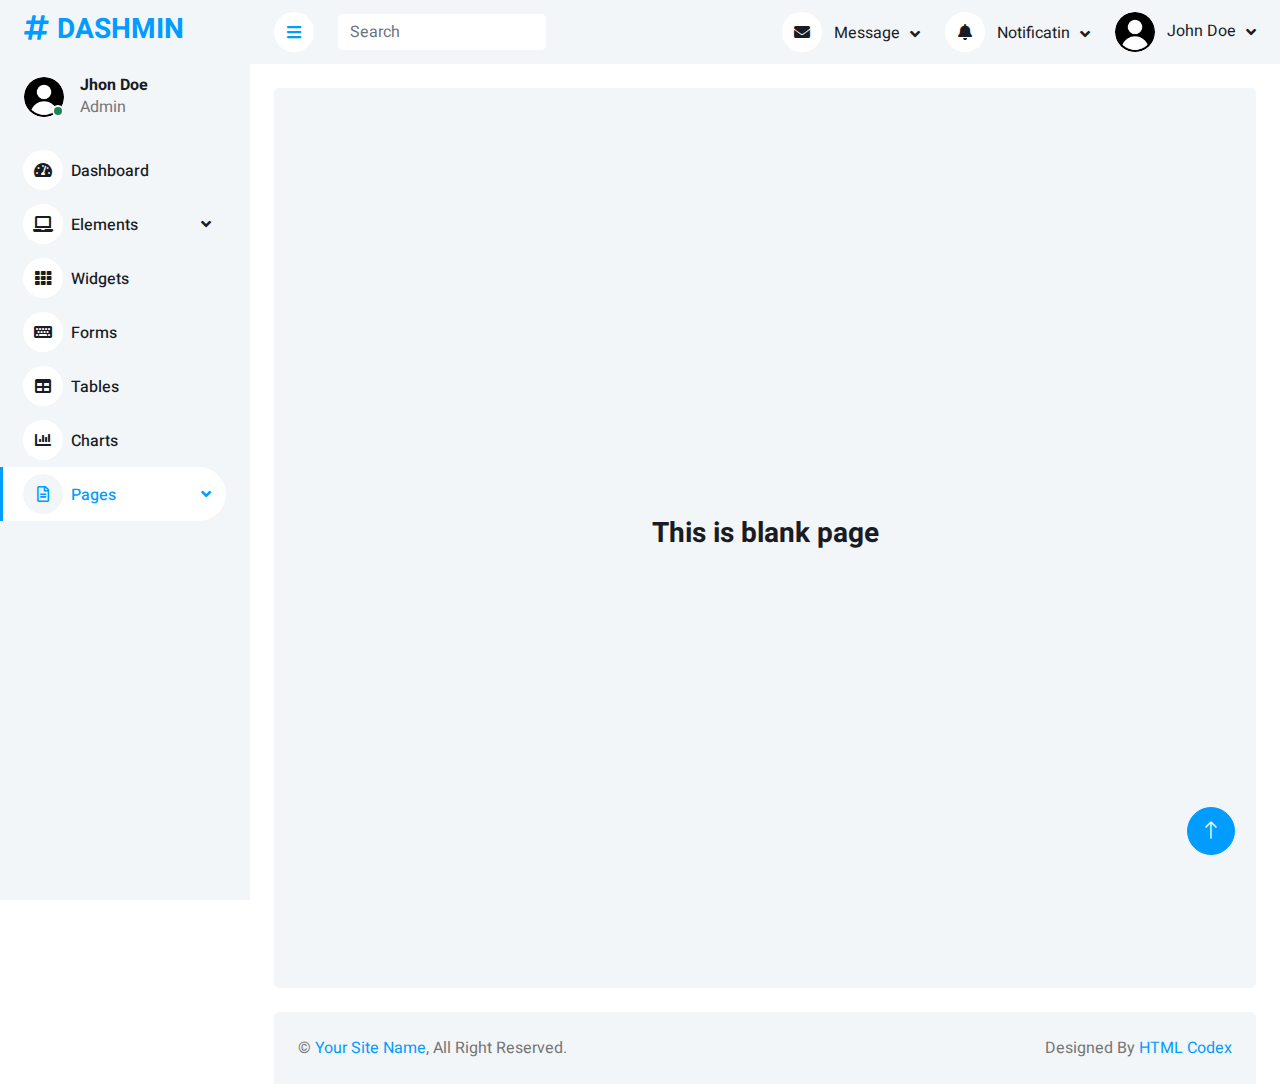
<file: workspace/blank.html>
<!DOCTYPE html>
<html lang="en">

<head>
    <meta charset="utf-8">
    <title>DASHMIN - Bootstrap Admin Template</title>
    <meta content="width=device-width, initial-scale=1.0" name="viewport">
    <meta content="" name="keywords">
    <meta content="" name="description">

    <!-- Favicon -->
    <link href="img/favicon.ico" rel="icon">

    <!-- Google Web Fonts -->
    <link rel="preconnect" href="https://fonts.googleapis.com">
    <link rel="preconnect" href="https://fonts.gstatic.com" crossorigin>
    <link href="https://fonts.googleapis.com/css2?family=Heebo:wght@400;500;600;700&display=swap" rel="stylesheet">
    
    <!-- Icon Font Stylesheet -->
    <link href="https://cdnjs.cloudflare.com/ajax/libs/font-awesome/5.10.0/css/all.min.css" rel="stylesheet">
    <link href="https://cdn.jsdelivr.net/npm/bootstrap-icons@1.4.1/font/bootstrap-icons.css" rel="stylesheet">

    <!-- Libraries Stylesheet -->
    <link href="lib/owlcarousel/assets/owl.carousel.min.css" rel="stylesheet">
    <link href="lib/tempusdominus/css/tempusdominus-bootstrap-4.min.css" rel="stylesheet" />

    <!-- Customized Bootstrap Stylesheet -->
    <link href="css/bootstrap.min.css" rel="stylesheet">

    <!-- Template Stylesheet -->
    <link href="css/style.css" rel="stylesheet">
</head>

<body>
    <div class="container-fluid position-relative bg-white d-flex p-0">
        <!-- Spinner Start -->
        <div id="spinner" class="show bg-white position-fixed translate-middle w-100 vh-100 top-50 start-50 d-flex align-items-center justify-content-center">
            <div class="spinner-border text-primary" style="width: 3rem; height: 3rem;" role="status">
                <span class="sr-only">Loading...</span>
            </div>
        </div>
        <!-- Spinner End -->


        <!-- Sidebar Start -->
        <div class="sidebar pe-4 pb-3">
            <nav class="navbar bg-light navbar-light">
                <a href="index.html" class="navbar-brand mx-4 mb-3">
                    <h3 class="text-primary"><i class="fa fa-hashtag me-2"></i>DASHMIN</h3>
                </a>
                <div class="d-flex align-items-center ms-4 mb-4">
                    <div class="position-relative">
                        <img class="rounded-circle" src="img/user.jpg" alt="" style="width: 40px; height: 40px;">
                        <div class="bg-success rounded-circle border border-2 border-white position-absolute end-0 bottom-0 p-1"></div>
                    </div>
                    <div class="ms-3">
                        <h6 class="mb-0">Jhon Doe</h6>
                        <span>Admin</span>
                    </div>
                </div>
                <div class="navbar-nav w-100">
                    <a href="index.html" class="nav-item nav-link"><i class="fa fa-tachometer-alt me-2"></i>Dashboard</a>
                    <div class="nav-item dropdown">
                        <a href="#" class="nav-link dropdown-toggle" data-bs-toggle="dropdown"><i class="fa fa-laptop me-2"></i>Elements</a>
                        <div class="dropdown-menu bg-transparent border-0">
                            <a href="button.html" class="dropdown-item">Buttons</a>
                            <a href="typography.html" class="dropdown-item">Typography</a>
                            <a href="element.html" class="dropdown-item">Other Elements</a>
                        </div>
                    </div>
                    <a href="widget.html" class="nav-item nav-link"><i class="fa fa-th me-2"></i>Widgets</a>
                    <a href="form.html" class="nav-item nav-link"><i class="fa fa-keyboard me-2"></i>Forms</a>
                    <a href="table.html" class="nav-item nav-link"><i class="fa fa-table me-2"></i>Tables</a>
                    <a href="chart.html" class="nav-item nav-link"><i class="fa fa-chart-bar me-2"></i>Charts</a>
                    <div class="nav-item dropdown">
                        <a href="#" class="nav-link dropdown-toggle active" data-bs-toggle="dropdown"><i class="far fa-file-alt me-2"></i>Pages</a>
                        <div class="dropdown-menu bg-transparent border-0">
                            <a href="signin.html" class="dropdown-item">Sign In</a>
                            <a href="signup.html" class="dropdown-item">Sign Up</a>
                            <a href="404.html" class="dropdown-item">404 Error</a>
                            <a href="blank.html" class="dropdown-item active">Blank Page</a>
                        </div>
                    </div>
                </div>
            </nav>
        </div>
        <!-- Sidebar End -->


        <!-- Content Start -->
        <div class="content">
            <!-- Navbar Start -->
            <nav class="navbar navbar-expand bg-light navbar-light sticky-top px-4 py-0">
                <a href="index.html" class="navbar-brand d-flex d-lg-none me-4">
                    <h2 class="text-primary mb-0"><i class="fa fa-hashtag"></i></h2>
                </a>
                <a href="#" class="sidebar-toggler flex-shrink-0">
                    <i class="fa fa-bars"></i>
                </a>
                <form class="d-none d-md-flex ms-4">
                    <input class="form-control border-0" type="search" placeholder="Search">
                </form>
                <div class="navbar-nav align-items-center ms-auto">
                    <div class="nav-item dropdown">
                        <a href="#" class="nav-link dropdown-toggle" data-bs-toggle="dropdown">
                            <i class="fa fa-envelope me-lg-2"></i>
                            <span class="d-none d-lg-inline-flex">Message</span>
                        </a>
                        <div class="dropdown-menu dropdown-menu-end bg-light border-0 rounded-0 rounded-bottom m-0">
                            <a href="#" class="dropdown-item">
                                <div class="d-flex align-items-center">
                                    <img class="rounded-circle" src="img/user.jpg" alt="" style="width: 40px; height: 40px;">
                                    <div class="ms-2">
                                        <h6 class="fw-normal mb-0">Jhon send you a message</h6>
                                        <small>15 minutes ago</small>
                                    </div>
                                </div>
                            </a>
                            <hr class="dropdown-divider">
                            <a href="#" class="dropdown-item">
                                <div class="d-flex align-items-center">
                                    <img class="rounded-circle" src="img/user.jpg" alt="" style="width: 40px; height: 40px;">
                                    <div class="ms-2">
                                        <h6 class="fw-normal mb-0">Jhon send you a message</h6>
                                        <small>15 minutes ago</small>
                                    </div>
                                </div>
                            </a>
                            <hr class="dropdown-divider">
                            <a href="#" class="dropdown-item">
                                <div class="d-flex align-items-center">
                                    <img class="rounded-circle" src="img/user.jpg" alt="" style="width: 40px; height: 40px;">
                                    <div class="ms-2">
                                        <h6 class="fw-normal mb-0">Jhon send you a message</h6>
                                        <small>15 minutes ago</small>
                                    </div>
                                </div>
                            </a>
                            <hr class="dropdown-divider">
                            <a href="#" class="dropdown-item text-center">See all message</a>
                        </div>
                    </div>
                    <div class="nav-item dropdown">
                        <a href="#" class="nav-link dropdown-toggle" data-bs-toggle="dropdown">
                            <i class="fa fa-bell me-lg-2"></i>
                            <span class="d-none d-lg-inline-flex">Notificatin</span>
                        </a>
                        <div class="dropdown-menu dropdown-menu-end bg-light border-0 rounded-0 rounded-bottom m-0">
                            <a href="#" class="dropdown-item">
                                <h6 class="fw-normal mb-0">Profile updated</h6>
                                <small>15 minutes ago</small>
                            </a>
                            <hr class="dropdown-divider">
                            <a href="#" class="dropdown-item">
                                <h6 class="fw-normal mb-0">New user added</h6>
                                <small>15 minutes ago</small>
                            </a>
                            <hr class="dropdown-divider">
                            <a href="#" class="dropdown-item">
                                <h6 class="fw-normal mb-0">Password changed</h6>
                                <small>15 minutes ago</small>
                            </a>
                            <hr class="dropdown-divider">
                            <a href="#" class="dropdown-item text-center">See all notifications</a>
                        </div>
                    </div>
                    <div class="nav-item dropdown">
                        <a href="#" class="nav-link dropdown-toggle" data-bs-toggle="dropdown">
                            <img class="rounded-circle me-lg-2" src="img/user.jpg" alt="" style="width: 40px; height: 40px;">
                            <span class="d-none d-lg-inline-flex">John Doe</span>
                        </a>
                        <div class="dropdown-menu dropdown-menu-end bg-light border-0 rounded-0 rounded-bottom m-0">
                            <a href="#" class="dropdown-item">My Profile</a>
                            <a href="#" class="dropdown-item">Settings</a>
                            <a href="#" class="dropdown-item">Log Out</a>
                        </div>
                    </div>
                </div>
            </nav>
            <!-- Navbar End -->


            <!-- Blank Start -->
            <div class="container-fluid pt-4 px-4">
                <div class="row vh-100 bg-light rounded align-items-center justify-content-center mx-0">
                    <div class="col-md-6 text-center">
                        <h3>This is blank page</h3>
                    </div>
                </div>
            </div>
            <!-- Blank End -->


            <!-- Footer Start -->
            <div class="container-fluid pt-4 px-4">
                <div class="bg-light rounded-top p-4">
                    <div class="row">
                        <div class="col-12 col-sm-6 text-center text-sm-start">
                            &copy; <a href="#">Your Site Name</a>, All Right Reserved. 
                        </div>
                        <div class="col-12 col-sm-6 text-center text-sm-end">
                            <!--/*** This template is free as long as you keep the footer author’s credit link/attribution link/backlink. If you'd like to use the template without the footer author’s credit link/attribution link/backlink, you can purchase the Credit Removal License from "https://htmlcodex.com/credit-removal". Thank you for your support. ***/-->
                            Designed By <a href="https://htmlcodex.com">HTML Codex</a>
                        </div>
                    </div>
                </div>
            </div>
            <!-- Footer End -->
        </div>
        <!-- Content End -->


        <!-- Back to Top -->
        <a href="#" class="btn btn-lg btn-primary btn-lg-square back-to-top"><i class="bi bi-arrow-up"></i></a>
    </div>

    <!-- JavaScript Libraries -->
    <script src="https://code.jquery.com/jquery-3.4.1.min.js"></script>
    <script src="https://cdn.jsdelivr.net/npm/bootstrap@5.0.0/dist/js/bootstrap.bundle.min.js"></script>
    <script src="lib/chart/chart.min.js"></script>
    <script src="lib/easing/easing.min.js"></script>
    <script src="lib/waypoints/waypoints.min.js"></script>
    <script src="lib/owlcarousel/owl.carousel.min.js"></script>
    <script src="lib/tempusdominus/js/moment.min.js"></script>
    <script src="lib/tempusdominus/js/moment-timezone.min.js"></script>
    <script src="lib/tempusdominus/js/tempusdominus-bootstrap-4.min.js"></script>

    <!-- Template Javascript -->
    <script src="js/main.js"></script>
</body>

</html>
</file>
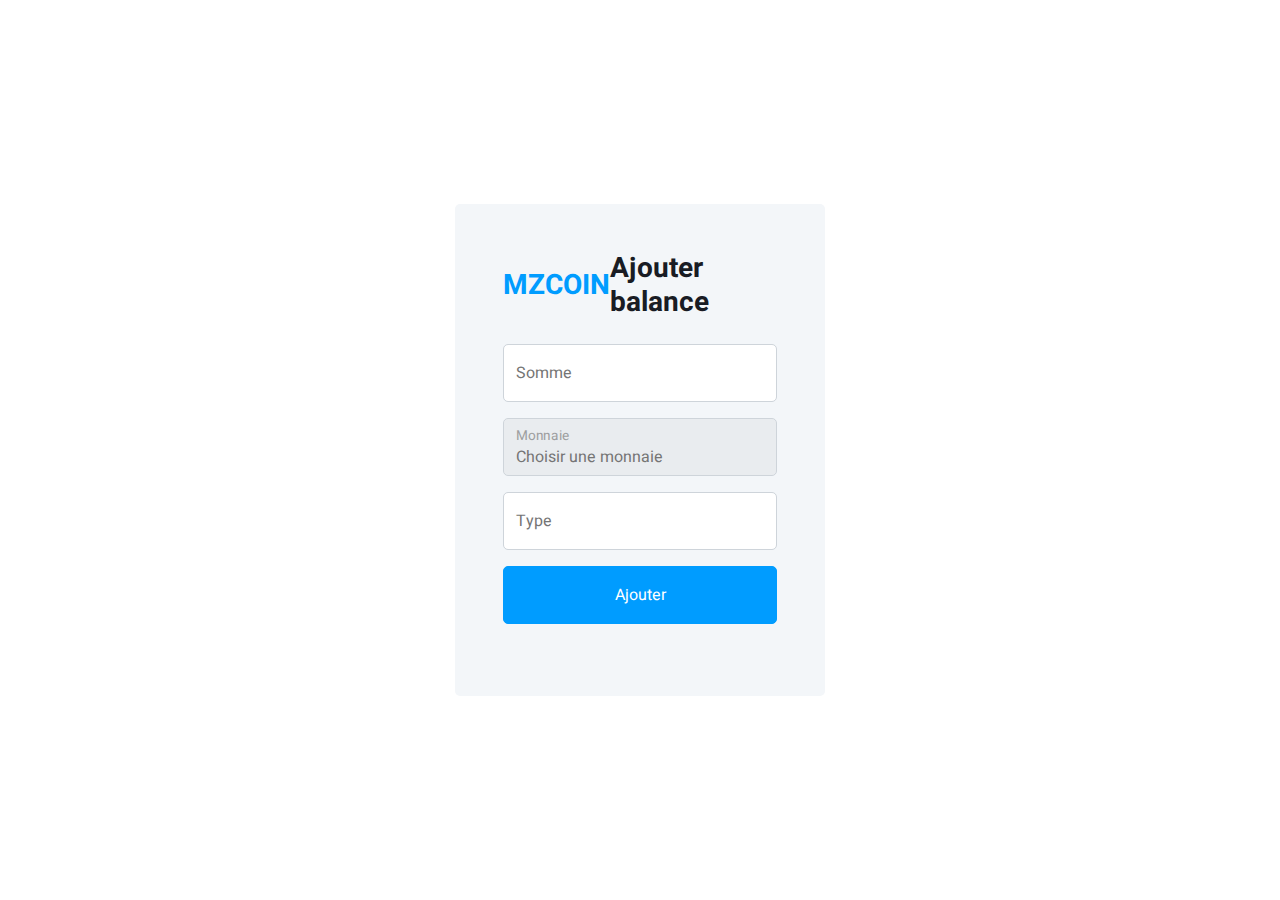
<file: workspace/form_balance.html>
<!DOCTYPE html>
<html lang="fr">

<head>
    <meta charset="utf-8">
    <title>DASHMIN - Bootstrap Admin Template</title>
    <meta content="width=device-width, initial-scale=1.0" name="viewport">
    <meta content="" name="keywords">
    <meta content="" name="description">

    <!-- Favicon -->
    <link href="img/favicon.ico" rel="icon">

    <!-- Google Web Fonts -->
    <link rel="preconnect" href="https://fonts.googleapis.com">
    <link rel="preconnect" href="https://fonts.gstatic.com" crossorigin>
    <link href="https://fonts.googleapis.com/css2?family=Heebo:wght@400;500;600;700&display=swap" rel="stylesheet">
    
    <!-- Icon Font Stylesheet -->
    <link href="https://cdnjs.cloudflare.com/ajax/libs/font-awesome/5.10.0/css/all.min.css" rel="stylesheet">
    <link href="https://cdn.jsdelivr.net/npm/bootstrap-icons@1.4.1/font/bootstrap-icons.css" rel="stylesheet">

    <!-- Libraries Stylesheet -->
    <link href="lib/owlcarousel/assets/owl.carousel.min.css" rel="stylesheet">
    <link href="lib/tempusdominus/css/tempusdominus-bootstrap-4.min.css" rel="stylesheet" />

    <!-- Customized Bootstrap Stylesheet -->
    <link href="css/bootstrap.min.css" rel="stylesheet">

    <!-- Template Stylesheet -->
    <link href="css/style.css" rel="stylesheet">
</head>

<body>
    <div class="container-fluid position-relative bg-white d-flex p-0">
        <!-- Spinner Start -->
        <div id="spinner" class="show bg-white position-fixed translate-middle w-100 vh-100 top-50 start-50 d-flex align-items-center justify-content-center">
            <div class="spinner-border text-primary" style="width: 3rem; height: 3rem;" role="status">
                <span class="sr-only">Loading...</span>
            </div>
        </div>
        <!-- Spinner End -->


        <!-- Sign Up Start -->
        <div class="container-fluid">
            <div class="row h-100 align-items-center justify-content-center" style="min-height: 100vh;">
                <div class="col-12 col-sm-8 col-md-6 col-lg-5 col-xl-4">
                    <div class="bg-light rounded p-4 p-sm-5 my-4 mx-3">
                        <div class="d-flex align-items-center justify-content-between mb-3">
                            <a href="../index.html" class="">
                                <h3 class="text-primary">MZCOIN</h3>
                            </a>
                            <h3>Ajouter balance</h3>
                        </div>
                        <form method="post" action="prg/balance/ajouter.php">
                        <div class="form-floating mb-3">
                            <input type="text" class="form-control" name="smb" id="inputSomme" placeholder="somme_balance" required="">
                            <label for="inputNom">Somme</label>
                        </div>
                        <form method="post" action="prg/compte/ajouter.php">
                            <div class="form-floating mb-3">
                                <select class="form-control" name="monnaie_balance" id="monnaie_balance">
                                    <option value="0">Choisir une monnaie</option>
                                    <option value="1">DZD</option>
                                    <option value="2">EUR</option>
                                    <option value="3">USD</option>
                                </select>
                                <label for="monnaie_balance">Monnaie</label>
                            </div>

                        <div class="form-floating mb-3">
                            <input type="text" class="form-control" name="tyb" id="inputType" placeholder="type_balance" required="">
                            <label for="inputNom">Type</label>
                        </div>

                        <button type="submit" class="btn btn-primary py-3 w-100 mb-4">Ajouter</button>
                       
                    </form>

                    </div>
                </div>
            </div>
        </div>
        <!-- Sign Up End -->
    </div>

    <!-- JavaScript Libraries -->
    <script src="https://code.jquery.com/jquery-3.4.1.min.js"></script>
    <script src="https://cdn.jsdelivr.net/npm/bootstrap@5.0.0/dist/js/bootstrap.bundle.min.js"></script>
    <script src="lib/chart/chart.min.js"></script>
    <script src="lib/easing/easing.min.js"></script>
    <script src="lib/waypoints/waypoints.min.js"></script>
    <script src="lib/owlcarousel/owl.carousel.min.js"></script>
    <script src="lib/tempusdominus/js/moment.min.js"></script>
    <script src="lib/tempusdominus/js/moment-timezone.min.js"></script>
    <script src="lib/tempusdominus/js/tempusdominus-bootstrap-4.min.js"></script>

    <!-- Template Javascript -->
    <script src="js/main.js"></script>
</body>

</html>
</file>
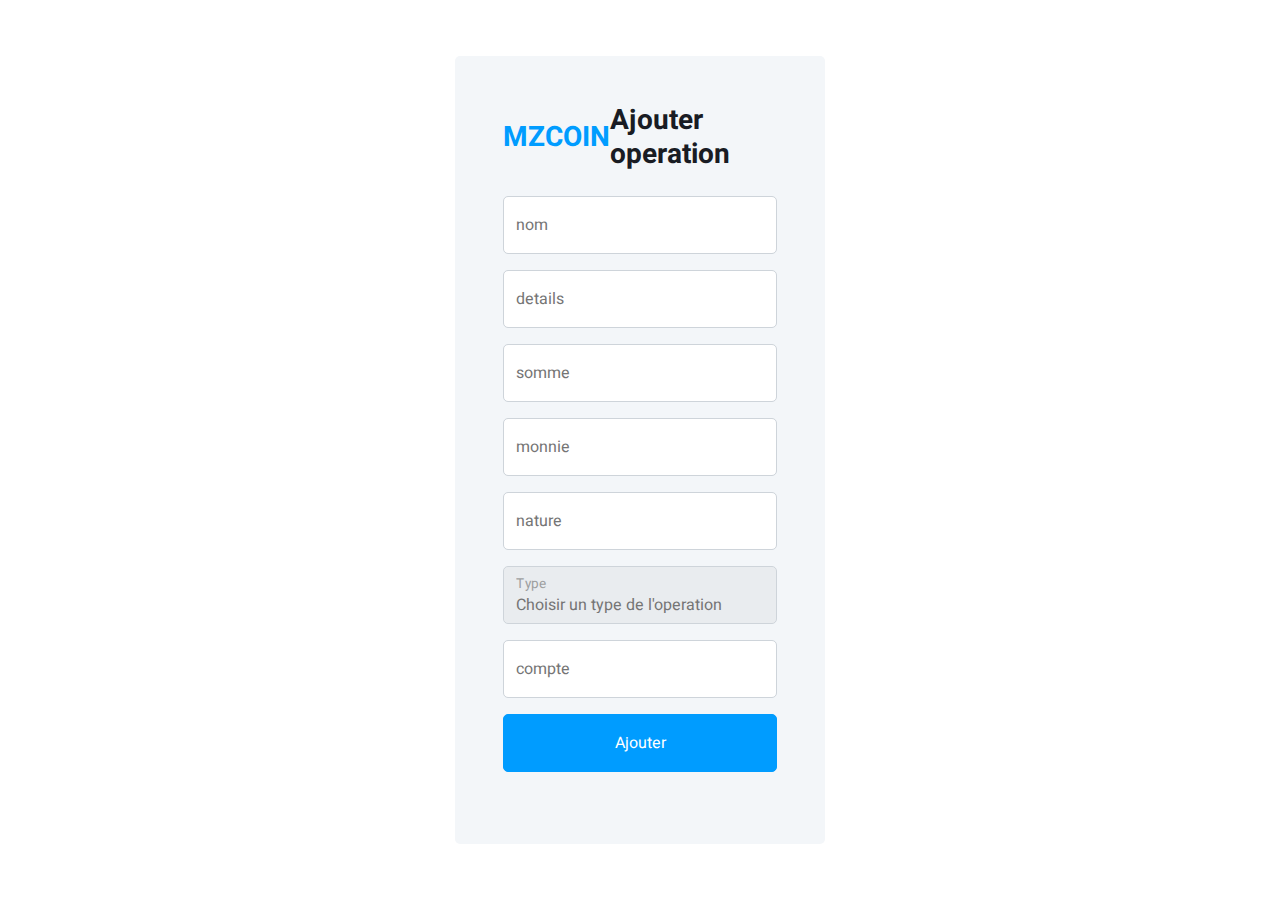
<file: workspace/form_operation.html>
<!DOCTYPE html>
<html lang="fr">

<head>
    <meta charset="utf-8">
    <title>DASHMIN - Bootstrap Admin Template</title>
    <meta content="width=device-width, initial-scale=1.0" name="viewport">
    <meta content="" name="keywords">
    <meta content="" name="description">

    <!-- Favicon -->
    <link href="img/favicon.ico" rel="icon">

    <!-- Google Web Fonts -->
    <link rel="preconnect" href="https://fonts.googleapis.com">
    <link rel="preconnect" href="https://fonts.gstatic.com" crossorigin>
    <link href="https://fonts.googleapis.com/css2?family=Heebo:wght@400;500;600;700&display=swap" rel="stylesheet">

    <!-- Icon Font Stylesheet -->
    <link href="https://cdnjs.cloudflare.com/ajax/libs/font-awesome/5.10.0/css/all.min.css" rel="stylesheet">
    <link href="https://cdn.jsdelivr.net/npm/bootstrap-icons@1.4.1/font/bootstrap-icons.css" rel="stylesheet">

    <!-- Libraries Stylesheet -->
    <link href="lib/owlcarousel/assets/owl.carousel.min.css" rel="stylesheet">
    <link href="lib/tempusdominus/css/tempusdominus-bootstrap-4.min.css" rel="stylesheet" />

    <!-- Customized Bootstrap Stylesheet -->
    <link href="css/bootstrap.min.css" rel="stylesheet">

    <!-- Template Stylesheet -->
    <link href="css/style.css" rel="stylesheet">
</head>

<body>
    <div class="container-fluid position-relative bg-white d-flex p-0">
        <!-- Spinner Start -->
        <div id="spinner"
            class="show bg-white position-fixed translate-middle w-100 vh-100 top-50 start-50 d-flex align-items-center justify-content-center">
            <div class="spinner-border text-primary" style="width: 3rem; height: 3rem;" role="status">
                <span class="sr-only">Loading...</span>
            </div>
        </div>
        <!-- Spinner End -->


        <!-- Sign Up Start -->
        <div class="container-fluid">
            <div class="row h-100 align-items-center justify-content-center" style="min-height: 100vh;">
                <div class="col-12 col-sm-8 col-md-6 col-lg-5 col-xl-4">
                    <div class="bg-light rounded p-4 p-sm-5 my-4 mx-3">
                        <div class="d-flex align-items-center justify-content-between mb-3">
                            <a href="../index.html" class="">
                                <h3 class="text-primary">MZCOIN</h3>
                            </a>
                            <h3>Ajouter operation</h3>
                        </div>
                        <form method="post" action="prg/operation/ajouter.php">
                            <div class="form-floating mb-3">
                                <input type="text" class="form-control" name="nom" id="inputnom" placeholder="nom"
                                    required="">
                                <label for="inputNom">nom</label>
                            </div>
                            <div class="form-floating mb-3">
                                <input type="text" class="form-control" name="dtl" id="inputdetails"
                                    placeholder="details'_operation" required="">
                                <label for="inputNom">details</label>
                            </div>
                            <div class="form-floating mb-3">
                                <input type="text" class="form-control" name="smo" id="inputsome"
                                    placeholder="somme_operation" required="">
                                <label for="inputNom">somme</label>
                            </div>
                            <div class="form-floating mb-3">
                                <input type="text" class="form-control" name="mon" id="inputmonnie"
                                    placeholder="monnie_operation" required="">
                                <label for="inputNom">monnie</label>
                            </div>
                            <div class="form-floating mb-3">
                                <input type="text" class="form-control" name="ntp" id="inputnature"
                                    placeholder="nature_operation" required="">
                                <label for="inputNom">nature</label>
                            </div>
                            <div class="form-floating mb-3">
                                <select class="form-control" name="type_operation" id="type_operation">
                                    <option value="0">Choisir un type de l'operation</option>
                                    <option value="1">Virement bancaire interne</option>
                                    <option value="2">Virement bancaire externe </option>
                                    <option value="3">Virement entre ses propres comptes</option>
                                </select>
                                <label for="type_operation">Type</label>
                            </div>

                            <div class="form-floating mb-3">
                                <input type="text" class="form-control" name="cmo" id="inputcompte"
                                    placeholder="compte_operation" required="">
                                <label for="inputNom">compte</label>
                            </div>
                            <button type="submit" class="btn btn-primary py-3 w-100 mb-4">Ajouter</button>


                        </form>

                    </div>
                </div>
            </div>
        </div>
        <!-- Sign Up End -->
    </div>

    <!-- JavaScript Libraries -->
    <script src="https://code.jquery.com/jquery-3.4.1.min.js"></script>
    <script src="https://cdn.jsdelivr.net/npm/bootstrap@5.0.0/dist/js/bootstrap.bundle.min.js"></script>
    <script src="lib/chart/chart.min.js"></script>
    <script src="lib/easing/easing.min.js"></script>
    <script src="lib/waypoints/waypoints.min.js"></script>
    <script src="lib/owlcarousel/owl.carousel.min.js"></script>
    <script src="lib/tempusdominus/js/moment.min.js"></script>
    <script src="lib/tempusdominus/js/moment-timezone.min.js"></script>
    <script src="lib/tempusdominus/js/tempusdominus-bootstrap-4.min.js"></script>

    <!-- Template Javascript -->
    <script src="js/main.js"></script>
</body>

</html>
</file>
<file: workspace/css/style.css>
/********** Template CSS **********/
:root {
    --primary: #009CFF;
    --light: #F3F6F9;
    --dark: #191C24;
}

.back-to-top {
    position: fixed;
    display: none;
    right: 45px;
    bottom: 45px;
    z-index: 99;
}


/*** Spinner ***/
#spinner {
    opacity: 0;
    visibility: hidden;
    transition: opacity .5s ease-out, visibility 0s linear .5s;
    z-index: 99999;
}

#spinner.show {
    transition: opacity .5s ease-out, visibility 0s linear 0s;
    visibility: visible;
    opacity: 1;
}


/*** Button ***/
.btn {
    transition: .5s;
}

.btn.btn-primary {
    color: #FFFFFF;
}

.btn-square {
    width: 38px;
    height: 38px;
}

.btn-sm-square {
    width: 32px;
    height: 32px;
}

.btn-lg-square {
    width: 48px;
    height: 48px;
}

.btn-square,
.btn-sm-square,
.btn-lg-square {
    padding: 0;
    display: inline-flex;
    align-items: center;
    justify-content: center;
    font-weight: normal;
    border-radius: 50px;
}


/*** Layout ***/
.sidebar {
    position: fixed;
    top: 0;
    left: 0;
    bottom: 0;
    width: 250px;
    height: 100vh;
    overflow-y: auto;
    background: var(--light);
    transition: 0.5s;
    z-index: 999;
}

.content {
    margin-left: 250px;
    min-height: 100vh;
    background: #FFFFFF;
    transition: 0.5s;
}

@media (min-width: 992px) {
    .sidebar {
        margin-left: 0;
    }

    .sidebar.open {
        margin-left: -250px;
    }

    .content {
        width: calc(100% - 250px);
    }

    .content.open {
        width: 100%;
        margin-left: 0;
    }
}

@media (max-width: 991.98px) {
    .sidebar {
        margin-left: -250px;
    }

    .sidebar.open {
        margin-left: 0;
    }

    .content {
        width: 100%;
        margin-left: 0;
    }
}


/*** Navbar ***/
.sidebar .navbar .navbar-nav .nav-link {
    padding: 7px 20px;
    color: var(--dark);
    font-weight: 500;
    border-left: 3px solid var(--light);
    border-radius: 0 30px 30px 0;
    outline: none;
}

.sidebar .navbar .navbar-nav .nav-link:hover,
.sidebar .navbar .navbar-nav .nav-link.active {
    color: var(--primary);
    background: #FFFFFF;
    border-color: var(--primary);
}

.sidebar .navbar .navbar-nav .nav-link i {
    width: 40px;
    height: 40px;
    display: inline-flex;
    align-items: center;
    justify-content: center;
    background: #FFFFFF;
    border-radius: 40px;
}

.sidebar .navbar .navbar-nav .nav-link:hover i,
.sidebar .navbar .navbar-nav .nav-link.active i {
    background: var(--light);
}

.sidebar .navbar .dropdown-toggle::after {
    position: absolute;
    top: 15px;
    right: 15px;
    border: none;
    content: "\f107";
    font-family: "Font Awesome 5 Free";
    font-weight: 900;
    transition: .5s;
}

.sidebar .navbar .dropdown-toggle[aria-expanded=true]::after {
    transform: rotate(-180deg);
}

.sidebar .navbar .dropdown-item {
    padding-left: 25px;
    border-radius: 0 30px 30px 0;
}

.content .navbar .navbar-nav .nav-link {
    margin-left: 25px;
    padding: 12px 0;
    color: var(--dark);
    outline: none;
}

.content .navbar .navbar-nav .nav-link:hover,
.content .navbar .navbar-nav .nav-link.active {
    color: var(--primary);
}

.content .navbar .sidebar-toggler,
.content .navbar .navbar-nav .nav-link i {
    width: 40px;
    height: 40px;
    display: inline-flex;
    align-items: center;
    justify-content: center;
    background: #FFFFFF;
    border-radius: 40px;
}

.content .navbar .dropdown-toggle::after {
    margin-left: 6px;
    vertical-align: middle;
    border: none;
    content: "\f107";
    font-family: "Font Awesome 5 Free";
    font-weight: 900;
    transition: .5s;
}

.content .navbar .dropdown-toggle[aria-expanded=true]::after {
    transform: rotate(-180deg);
}

@media (max-width: 575.98px) {
    .content .navbar .navbar-nav .nav-link {
        margin-left: 15px;
    }
}


/*** Date Picker ***/
.bootstrap-datetimepicker-widget.bottom {
    top: auto !important;
}

.bootstrap-datetimepicker-widget .table * {
    border-bottom-width: 0px;
}

.bootstrap-datetimepicker-widget .table th {
    font-weight: 500;
}

.bootstrap-datetimepicker-widget.dropdown-menu {
    padding: 10px;
    border-radius: 2px;
}

.bootstrap-datetimepicker-widget table td.active,
.bootstrap-datetimepicker-widget table td.active:hover {
    background: var(--primary);
}

.bootstrap-datetimepicker-widget table td.today::before {
    border-bottom-color: var(--primary);
}


/*** Testimonial ***/
.progress .progress-bar {
    width: 0px;
    transition: 2s;
}


/*** Testimonial ***/
.testimonial-carousel .owl-dots {
    margin-top: 24px;
    display: flex;
    align-items: flex-end;
    justify-content: center;
}

.testimonial-carousel .owl-dot {
    position: relative;
    display: inline-block;
    margin: 0 5px;
    width: 15px;
    height: 15px;
    border: 5px solid var(--primary);
    border-radius: 15px;
    transition: .5s;
}

.testimonial-carousel .owl-dot.active {
    background: var(--dark);
    border-color: var(--primary);
}
</file>
<file: css/style.css>
/********** Template CSS **********/
:root {
    --primary: #16D5FF;
    --secondary: #999999;
    --light: #F2F8FE;
    --dark: #111111;
}

.back-to-top {
    position: fixed;
    display: none;
    right: 30px;
    bottom: 60px;
    z-index: 99;
}

h4,
h5,
h6,
.h4,
.h5,
.h6 {
    font-weight: 500 !important;
}


/*** Spinner ***/
#spinner {
    opacity: 0;
    visibility: hidden;
    transition: opacity .5s ease-out, visibility 0s linear .5s;
    z-index: 99999;
}

#spinner.show {
    transition: opacity .5s ease-out, visibility 0s linear 0s;
    visibility: visible;
    opacity: 1;
}


/*** Button ***/
.btn {
    font-weight: 500;
    transition: .5s;
}

.btn.btn-primary {
    color: #FFFFFF;
}

.btn-square {
    width: 38px;
    height: 38px;
}

.btn-sm-square {
    width: 32px;
    height: 32px;
}

.btn-lg-square {
    width: 48px;
    height: 48px;
}

.btn-square,
.btn-sm-square,
.btn-lg-square {
    padding: 0;
    display: flex;
    align-items: center;
    justify-content: center;
    font-weight: normal;
}


/*** Navbar ***/
.navbar.sticky-top {
    top: -100px;
    transition: .5s;
}

.navbar .navbar-brand {
    height: 75px;
}

.navbar .navbar-nav .nav-link {
    margin-right: 30px;
    padding: 25px 0;
    color: var(--dark);
    font-weight: 500;
    outline: none;
}

.navbar .navbar-nav .nav-link:hover,
.navbar .navbar-nav .nav-link.active {
    color: var(--primary);
}

.navbar .dropdown-toggle::after {
    border: none;
    content: "\f107";
    font-family: "Font Awesome 5 Free";
    font-weight: 900;
    vertical-align: middle;
    margin-left: 8px;
}

@media (max-width: 991.98px) {
    .navbar .navbar-nav .nav-link  {
        margin-right: 0;
        padding: 10px 0;
    }

    .navbar .navbar-nav {
        border-top: 1px solid #EEEEEE;
    }
}

@media (min-width: 992px) {
    .navbar .nav-item .dropdown-menu {
        display: block;
        border: none;
        margin-top: 0;
        top: 150%;
        opacity: 0;
        visibility: hidden;
        transition: .5s;
    }

    .navbar .nav-item:hover .dropdown-menu {
        top: 100%;
        visibility: visible;
        transition: .5s;
        opacity: 1;
    }
}

.navbar .btn:hover {
    color: #FFFFFF !important;
    background: var(--primary) !important;
}


/*** Header ***/
.hero-header .breadcrumb-item+.breadcrumb-item::before {
    color: var(--secondary);
}


/*** Service ***/
.service-item {
    position: relative;
    overflow: hidden;
}

.service-item::after {
    position: absolute;
    content: "";
    width: 0;
    height: 0;
    top: -80px;
    right: -80px;
    border: 80px solid;
    transform: rotate(45deg);
    opacity: 1;
    transition: .5s;
}

.service-item.bg-white::after {
    border-color: transparent transparent var(--light) transparent;
}

.service-item.bg-light::after {
    border-color: transparent transparent #FFFFFF transparent;
}

.service-item:hover::after {
    opacity: 0;
}


/*** Roadmap ***/
.roadmap-carousel {
    position: relative;
}

.roadmap-carousel::before {
    position: absolute;
    content: "";
    height: 0;
    width: 100%;
    top: 20px;
    left: 0;
    border-top: 2px dashed var(--secondary);
}

.roadmap-carousel .roadmap-item .roadmap-point {
    position: absolute;
    width: 30px;
    height: 30px;
    top: 6px;
    left: 50%;
    margin-left: -15px;
    background: #FFFFFF;
    border: 2px solid var(--primary);
    transform: rotate(45deg);
    display: flex;
    align-items: center;
    justify-content: center;
}

.roadmap-carousel .roadmap-item .roadmap-point span {
    display: block;
    width: 18px;
    height: 18px;
    background: var(--primary);
}

.roadmap-carousel .roadmap-item {
    position: relative;
    padding-top: 150px;
    text-align: center;
}

.roadmap-carousel .roadmap-item::before {
    position: absolute;
    content: "";
    width: 0;
    height: 115px;
    top: 0;
    left: 50%;
    transform: translateX(-50%);
    border-right: 2px dashed var(--secondary);
}

.roadmap-carousel .roadmap-item::after {
    position: absolute;
    content: "";
    width: 14px;
    height: 14px;
    top: 111px;
    left: 50%;
    margin-left: -7px;
    transform: rotate(45deg);
    background: var(--primary);
}

.roadmap-carousel .owl-nav {
    margin-top: 40px;
    display: flex;
    justify-content: center;
}

.roadmap-carousel .owl-nav .owl-prev,
.roadmap-carousel .owl-nav .owl-next {
    margin: 0 12px;
    width: 50px;
    height: 50px;
    display: flex;
    align-items: center;
    justify-content: center;
    border-radius: 50px;
    font-size: 22px;
    color: var(--light);
    background: var(--primary);
    transition: .5s;
}

.roadmap-carousel .owl-nav .owl-prev:hover,
.roadmap-carousel .owl-nav .owl-next:hover {
    color: var(--primary);
    background: var(--dark);
}


/*** FAQs ***/
.accordion .accordion-item {
    border: none;
    margin-bottom: 15px;
}

.accordion .accordion-button {
    background: var(--light);
    border-radius: 2px;
}

.accordion .accordion-button:not(.collapsed) {
    color: #FFFFFF;
    background: var(--primary);
    box-shadow: none;
}

.accordion .accordion-button:not(.collapsed)::after {
    background-image: url("data:image/svg+xml,%3csvg xmlns='http://www.w3.org/2000/svg' viewBox='0 0 16 16' fill='%23fff'%3e%3cpath fill-rule='evenodd' d='M1.646 4.646a.5.5 0 0 1 .708 0L8 10.293l5.646-5.647a.5.5 0 0 1 .708.708l-6 6a.5.5 0 0 1-.708 0l-6-6a.5.5 0 0 1 0-.708z'/%3e%3c/svg%3e");
}

.accordion .accordion-body {
    padding: 15px 0 0 0;
}


/*** Footer ***/
.footer .btn.btn-link {
    display: block;
    margin-bottom: 5px;
    padding: 0;
    text-align: left;
    color: var(--secondary);
    font-weight: normal;
    text-transform: capitalize;
    transition: .3s;
}

.footer .btn.btn-link::before {
    position: relative;
    content: "\f105";
    font-family: "Font Awesome 5 Free";
    font-weight: 900;
    color: var(--secondary);
    margin-right: 10px;
}

.footer .btn.btn-link:hover {
    color: var(--primary);
    letter-spacing: 1px;
    box-shadow: none;
}

.footer .btn.btn-square {
    color: var(--primary);
    border: 1px solid var(--primary);
}

.footer .btn.btn-square:hover {
    color: #FFFFFF;
    background: var(--primary);
}

.footer .copyright {
    padding: 25px 0;
    border-top: 1px solid rgba(17, 17, 17, .1);
}

.footer .copyright a {
    color: var(--primary);
}

.footer .copyright a:hover {
    color: var(--dark);
}
</file>
